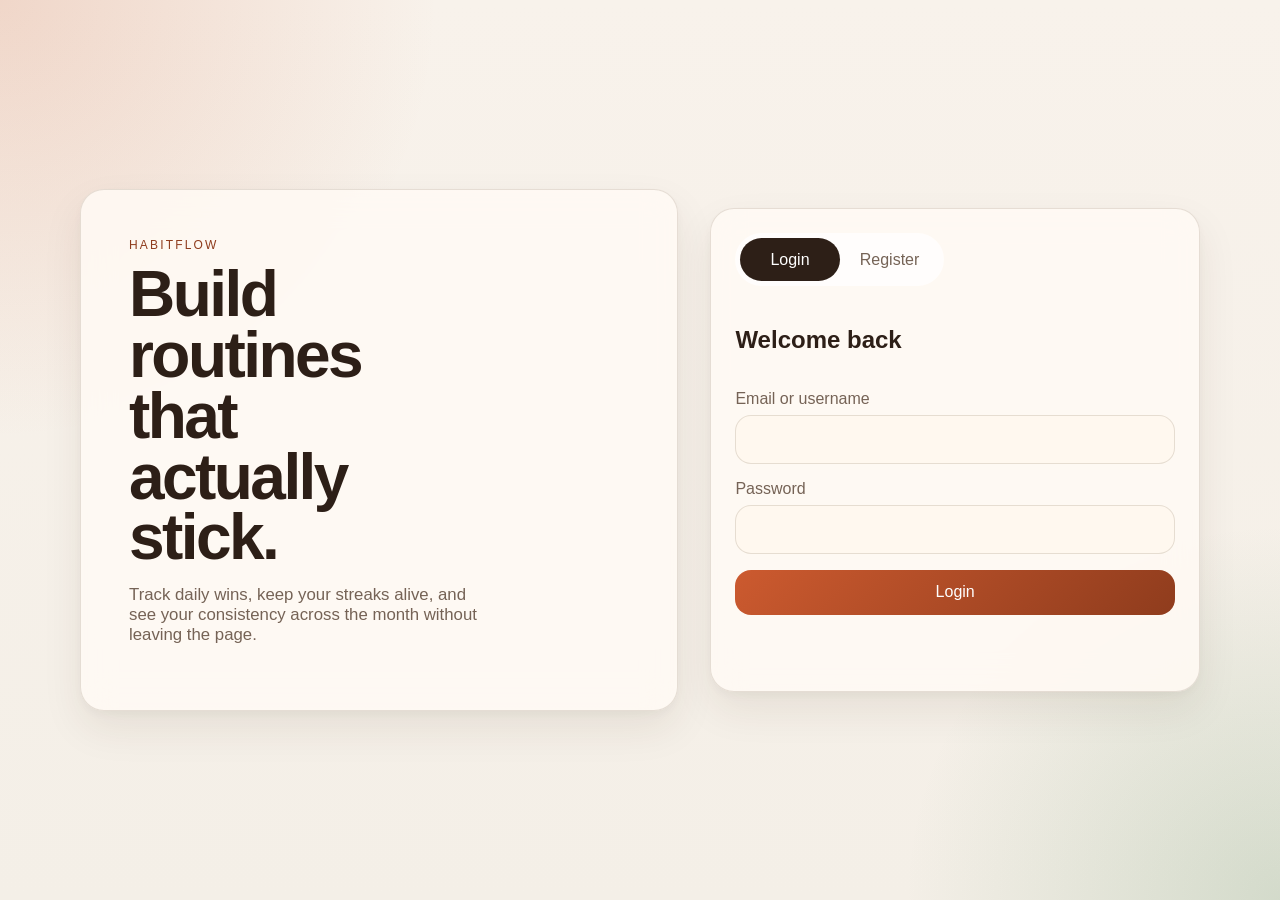
<file: public/index.html>
<!DOCTYPE html>
<html lang="en">
<head>
    <meta charset="UTF-8">
    <meta name="viewport" content="width=device-width, initial-scale=1.0">
    <title>HabitFlow | Sign In</title>
    <link rel="stylesheet" href="../assets/css/styles.css">
</head>
<body class="auth-shell">
    <main class="auth-layout">
        <section class="hero-panel">
            <p class="eyebrow">HabitFlow</p>
            <h1>Build routines that actually stick.</h1>
            <p class="hero-copy">Track daily wins, keep your streaks alive, and see your consistency across the month without leaving the page.</p>
        </section>

        <section class="card auth-card">
            <div class="segmented-control" id="authTabs">
                <button class="tab-button active" data-tab="login">Login</button>
                <button class="tab-button" data-tab="register">Register</button>
            </div>

            <form id="loginForm" class="auth-form">
                <h2>Welcome back</h2>
                <label>
                    <span>Email or username</span>
                    <input type="text" name="identifier" required>
                </label>
                <label>
                    <span>Password</span>
                    <input type="password" name="password" required>
                </label>
                <button type="submit" class="primary-button">Login</button>
            </form>

            <form id="registerForm" class="auth-form hidden">
                <h2>Create account</h2>
                <label>
                    <span>Username</span>
                    <input type="text" name="username" required>
                </label>
                <label>
                    <span>Email</span>
                    <input type="email" name="email" required>
                </label>
                <label>
                    <span>Password</span>
                    <input type="password" name="password" minlength="8" required>
                </label>
                <button type="submit" class="primary-button">Register</button>
            </form>

            <p id="authMessage" class="status-message" aria-live="polite"></p>
        </section>
    </main>

    <script type="module" src="../assets/js/auth.js"></script>
</body>
</html>
</file>
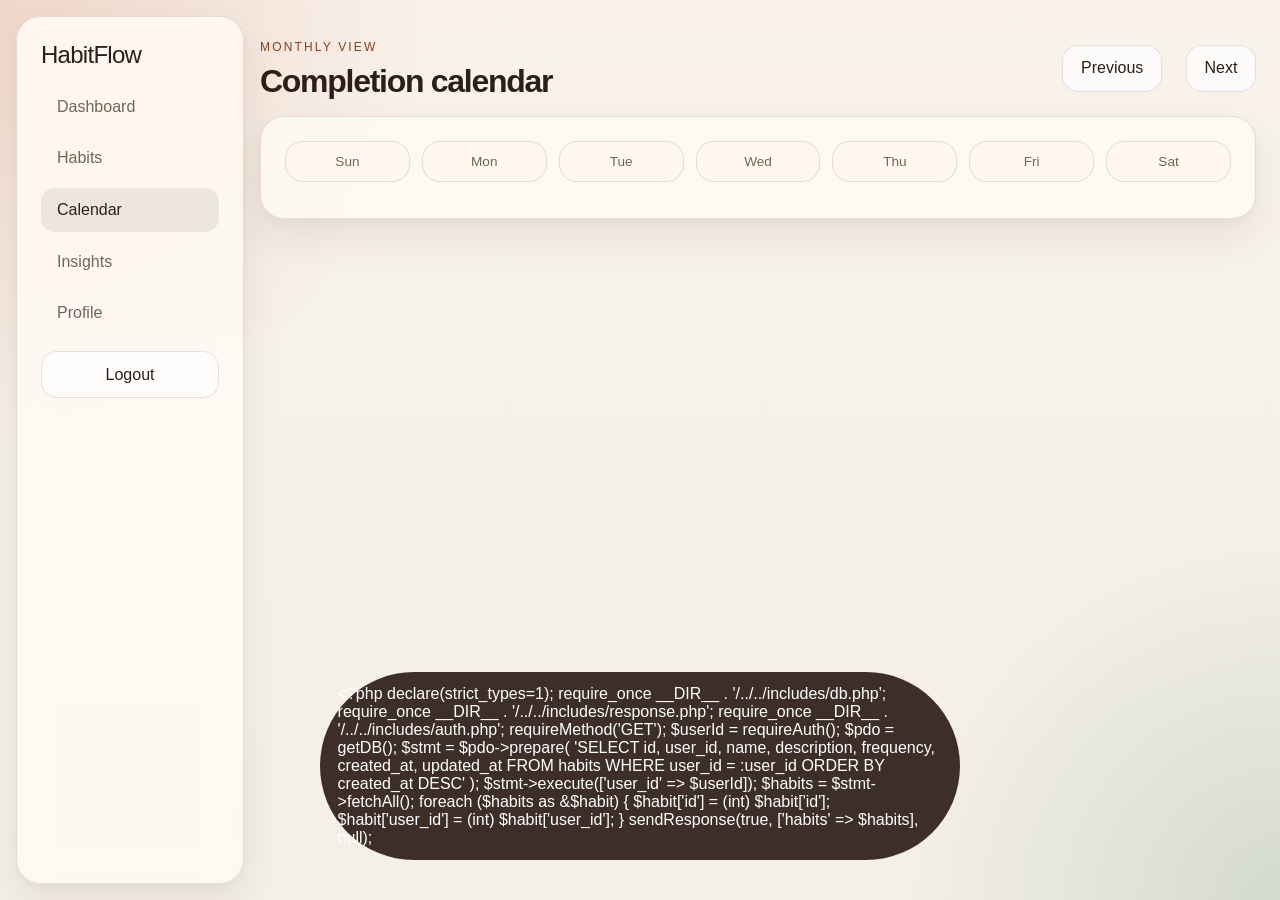
<file: public/calendar.html>
<!DOCTYPE html>
<html lang="en">
<head>
    <meta charset="UTF-8">
    <meta name="viewport" content="width=device-width, initial-scale=1.0">
    <title>HabitFlow | Calendar</title>
    <meta http-equiv="Cache-Control" content="no-cache, no-store, must-revalidate">
    <meta http-equiv="Pragma" content="no-cache">
    <meta http-equiv="Expires" content="0">
    <link rel="stylesheet" href="../assets/css/styles.css?v=5">
</head>
<body>
    <div class="app-shell">
        <aside class="sidebar">
            <a class="brand-mark" href="./dashboard.html">HabitFlow</a>
            <nav class="sidebar-nav">
                <a class="nav-link" href="./dashboard.html?v=5">Dashboard</a>
                <a class="nav-link" href="./habits.html?v=5">Habits</a>
                <a class="nav-link active" href="./calendar.html?v=5">Calendar</a>
                <a class="nav-link" href="./insights.html?v=5">Insights</a>
                <a class="nav-link" href="./profile.html?v=5">Profile</a>
            </nav>
            <button id="logoutButton" class="ghost-button">Logout</button>
        </aside>

        <main class="main-content">
            <header class="page-header">
                <div>
                    <p class="eyebrow">Monthly View</p>
                    <h1>Completion calendar</h1>
                </div>
                <div class="calendar-controls">
                    <button id="previousMonth" class="ghost-button">Previous</button>
                    <strong id="calendarTitle"></strong>
                    <button id="nextMonth" class="ghost-button">Next</button>
                </div>
            </header>

            <section class="card">
                <div class="calendar-grid weekday-row" id="weekdayRow"></div>
                <div class="calendar-grid" id="calendarGrid"></div>
            </section>
        </main>
    </div>

    <dialog id="dayDialog" class="modal">
        <div class="modal-card day-modal">
            <div class="section-heading">
                <div>
                    <h2 id="dayDialogTitle">Day Details</h2>
                    <p id="dayDialogSubtitle">View and update habits for this day.</p>
                </div>
                <button type="button" id="closeDayDialog" class="ghost-button">Close</button>
            </div>
            <div id="dayHabitList" class="habit-list"></div>
        </div>
    </dialog>

    <p id="calendarMessage" class="toast" aria-live="polite"></p>

    <script type="module" src="../assets/js/calendar.js?v=5"></script>
</body>
</html>
</file>
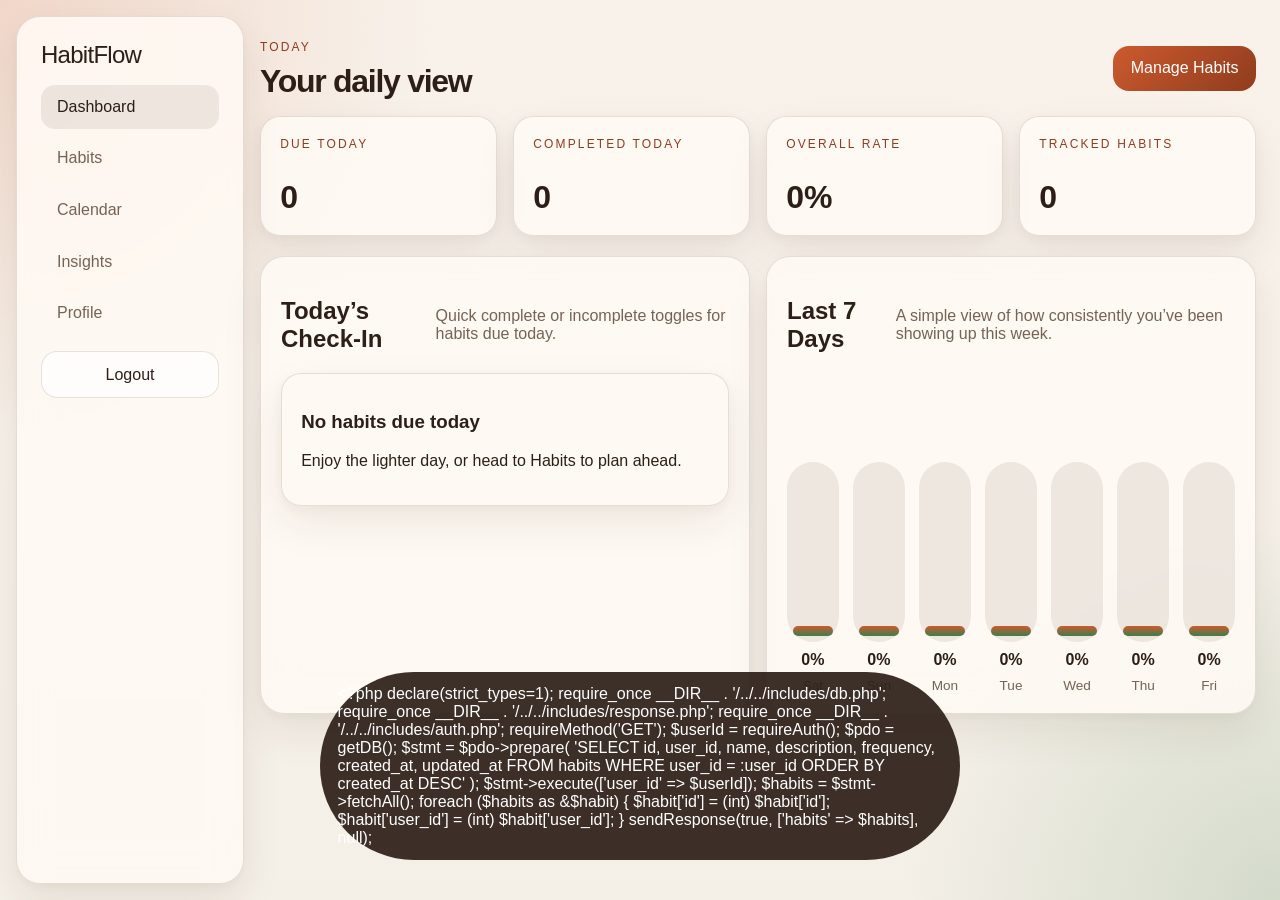
<file: public/dashboard.html>
<!DOCTYPE html>
<html lang="en">
<head>
    <meta charset="UTF-8">
    <meta name="viewport" content="width=device-width, initial-scale=1.0">
    <title>HabitFlow | Dashboard</title>
    <meta http-equiv="Cache-Control" content="no-cache, no-store, must-revalidate">
    <meta http-equiv="Pragma" content="no-cache">
    <meta http-equiv="Expires" content="0">
    <link rel="stylesheet" href="../assets/css/styles.css?v=5">
</head>
<body>
    <div class="app-shell">
        <aside class="sidebar">
            <a class="brand-mark" href="./dashboard.html">HabitFlow</a>
            <nav class="sidebar-nav">
                <a class="nav-link active" href="./dashboard.html?v=5">Dashboard</a>
                <a class="nav-link" href="./habits.html?v=5">Habits</a>
                <a class="nav-link" href="./calendar.html?v=5">Calendar</a>
                <a class="nav-link" href="./insights.html?v=5">Insights</a>
                <a class="nav-link" href="./profile.html?v=5">Profile</a>
            </nav>
            <button id="logoutButton" class="ghost-button">Logout</button>
        </aside>

        <main class="main-content">
            <header class="page-header">
                <div>
                    <p class="eyebrow">Today</p>
                    <h1>Your daily view</h1>
                </div>
                <a class="primary-button" href="./habits.html?v=5">Manage Habits</a>
            </header>

            <section class="stats-grid" id="statsGrid"></section>

            <section class="insight-grid">
                <article class="card insight-card">
                    <div class="section-heading">
                        <h2>Today’s Check-In</h2>
                        <p>Quick complete or incomplete toggles for habits due today.</p>
                    </div>
                    <div id="todayHabitList" class="habit-list"></div>
                </article>

                <article class="card insight-card">
                    <div class="section-heading">
                        <h2>Last 7 Days</h2>
                        <p>A simple view of how consistently you’ve been showing up this week.</p>
                    </div>
                    <div id="dashboardGraph" class="chart-card"></div>
                </article>
            </section>
        </main>
    </div>

    <p id="dashboardMessage" class="toast" aria-live="polite"></p>

    <script type="module" src="../assets/js/dashboard.js?v=5"></script>
</body>
</html>
</file>
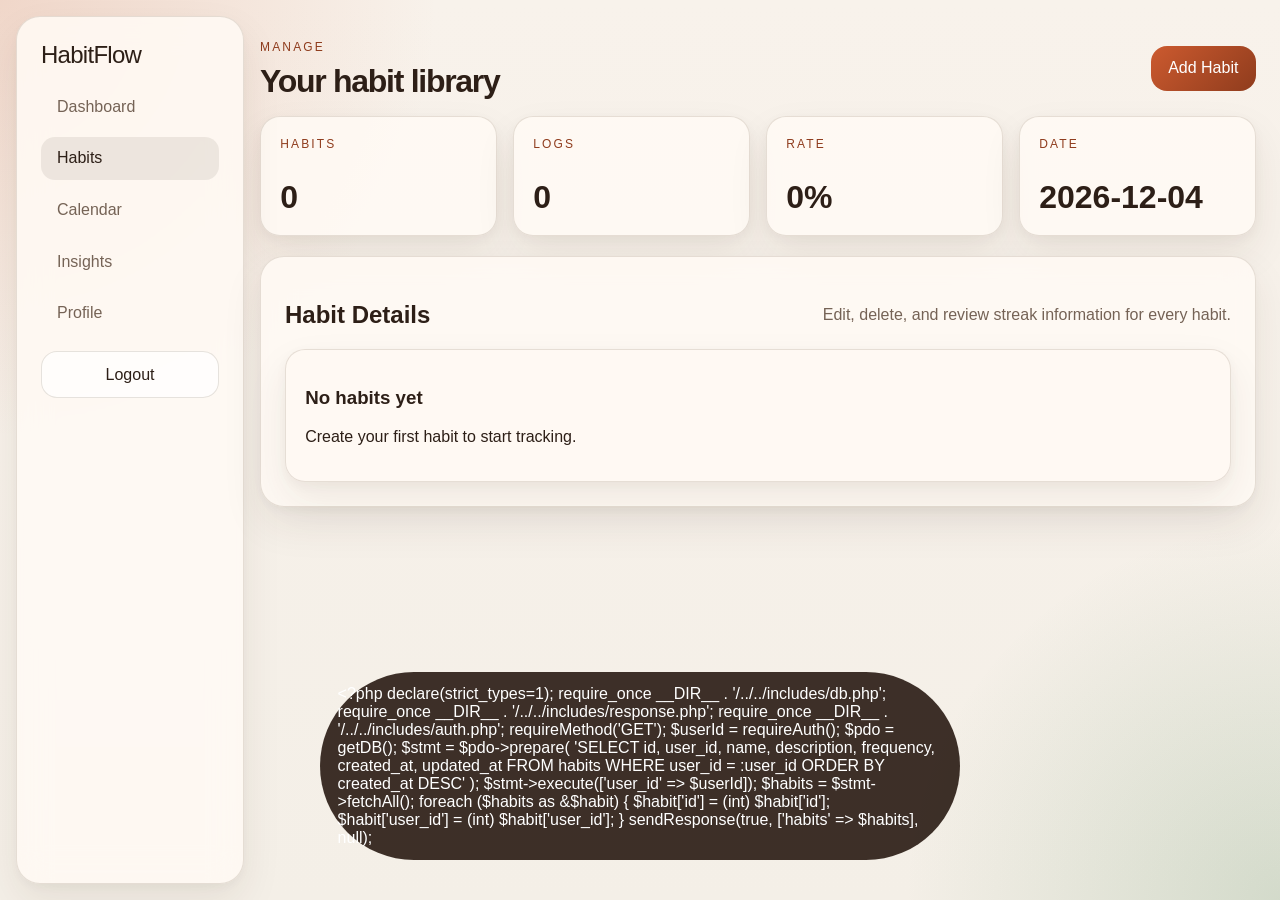
<file: public/habits.html>
<!DOCTYPE html>
<html lang="en">
<head>
    <meta charset="UTF-8">
    <meta name="viewport" content="width=device-width, initial-scale=1.0">
    <title>HabitFlow | Habits</title>
    <meta http-equiv="Cache-Control" content="no-cache, no-store, must-revalidate">
    <meta http-equiv="Pragma" content="no-cache">
    <meta http-equiv="Expires" content="0">
    <link rel="stylesheet" href="../assets/css/styles.css?v=5">
</head>
<body>
    <div class="app-shell">
        <aside class="sidebar">
            <a class="brand-mark" href="./dashboard.html">HabitFlow</a>
            <nav class="sidebar-nav">
                <a class="nav-link" href="./dashboard.html?v=5">Dashboard</a>
                <a class="nav-link active" href="./habits.html?v=5">Habits</a>
                <a class="nav-link" href="./calendar.html?v=5">Calendar</a>
                <a class="nav-link" href="./insights.html?v=5">Insights</a>
                <a class="nav-link" href="./profile.html?v=5">Profile</a>
            </nav>
            <button id="logoutButton" class="ghost-button">Logout</button>
        </aside>

        <main class="main-content">
            <header class="page-header">
                <div>
                    <p class="eyebrow">Manage</p>
                    <h1>Your habit library</h1>
                </div>
                <button id="openHabitModal" class="primary-button">Add Habit</button>
            </header>

            <section class="stats-grid" id="statsGrid"></section>

            <section class="card">
                <div class="section-heading">
                    <h2>Habit Details</h2>
                    <p>Edit, delete, and review streak information for every habit.</p>
                </div>
                <div id="habitList" class="habit-list"></div>
            </section>
        </main>
    </div>

    <dialog id="habitDialog" class="modal">
        <form method="dialog" class="modal-card" id="habitForm">
            <div class="section-heading">
                <h2 id="habitFormTitle">Create Habit</h2>
                <p>Define the routine you want to track.</p>
            </div>
            <input type="hidden" name="id">
            <label>
                <span>Name</span>
                <input type="text" name="name" required>
            </label>
            <label>
                <span>Description</span>
                <textarea name="description" rows="3"></textarea>
            </label>
            <label>
                <span>Frequency</span>
                <select name="frequency">
                    <option value="daily">Daily</option>
                    <option value="weekly">Weekly</option>
                    <option value="monthly">Monthly</option>
                </select>
            </label>
            <div class="modal-actions">
                <button type="button" id="cancelHabitDialog" class="ghost-button">Cancel</button>
                <button type="submit" class="primary-button">Save Habit</button>
            </div>
        </form>
    </dialog>

    <p id="habitsMessage" class="toast" aria-live="polite"></p>

    <script type="module" src="../assets/js/habits.js?v=5"></script>
</body>
</html>
</file>
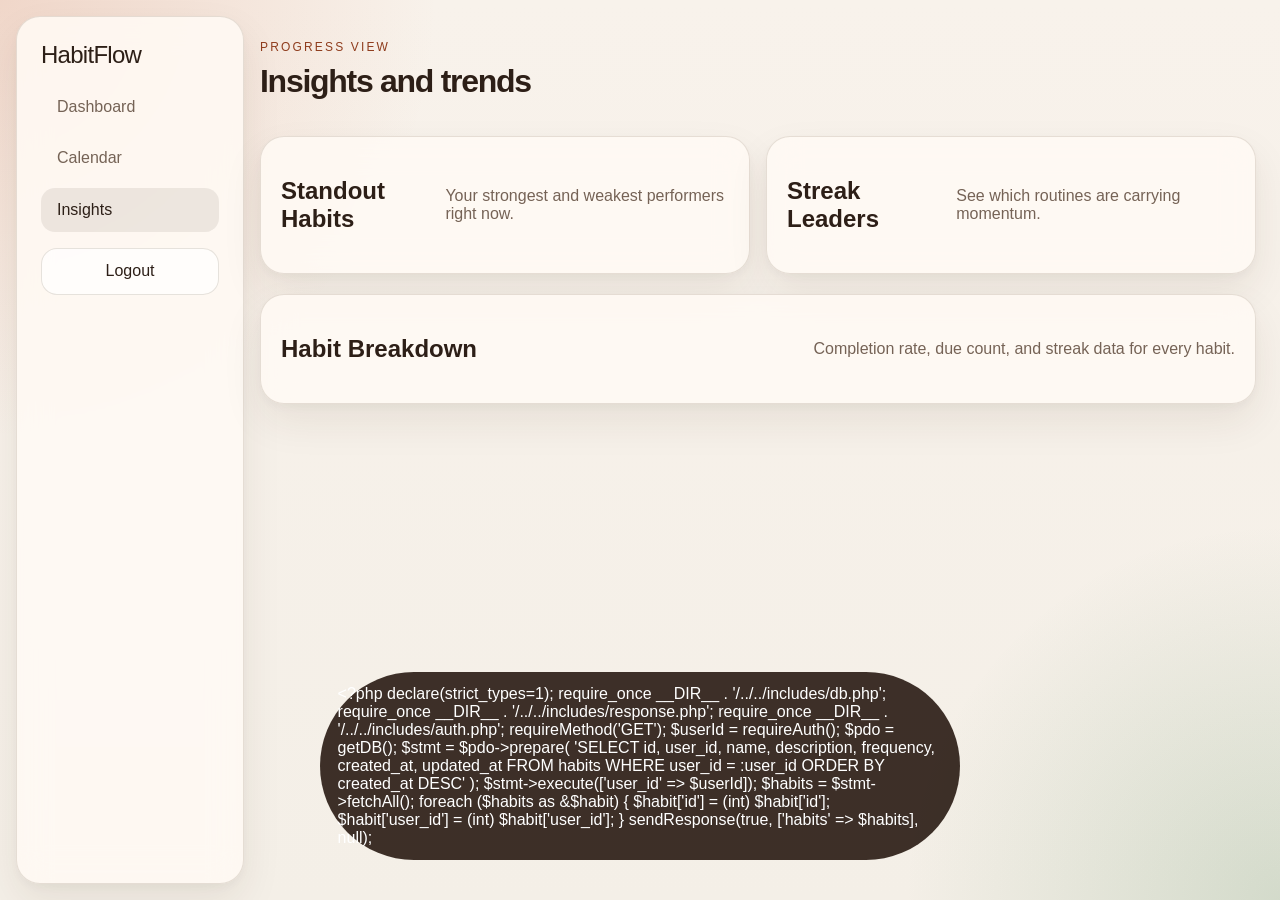
<file: public/insights.html>
<!DOCTYPE html>
<html lang="en">
<head>
    <meta charset="UTF-8">
    <meta name="viewport" content="width=device-width, initial-scale=1.0">
    <title>HabitFlow | Insights</title>
    <link rel="stylesheet" href="../assets/css/styles.css">
</head>
<body>
    <div class="app-shell">
        <aside class="sidebar">
            <a class="brand-mark" href="./dashboard.html">HabitFlow</a>
            <nav class="sidebar-nav">
                <a class="nav-link" href="./dashboard.html">Dashboard</a>
                <a class="nav-link" href="./calendar.html">Calendar</a>
                <a class="nav-link active" href="./insights.html">Insights</a>
            </nav>
            <button id="logoutButton" class="ghost-button">Logout</button>
        </aside>

        <main class="main-content">
            <header class="page-header">
                <div>
                    <p class="eyebrow">Progress View</p>
                    <h1>Insights and trends</h1>
                </div>
            </header>

            <section class="stats-grid" id="insightSummary"></section>

            <section class="insight-grid">
                <article class="card insight-card">
                    <div class="section-heading">
                        <h2>Standout Habits</h2>
                        <p>Your strongest and weakest performers right now.</p>
                    </div>
                    <div id="highlightCards" class="insight-stack"></div>
                </article>

                <article class="card insight-card">
                    <div class="section-heading">
                        <h2>Streak Leaders</h2>
                        <p>See which routines are carrying momentum.</p>
                    </div>
                    <div id="streakLeaders" class="insight-list"></div>
                </article>
            </section>

            <section class="card insight-card">
                <div class="section-heading">
                    <h2>Habit Breakdown</h2>
                    <p>Completion rate, due count, and streak data for every habit.</p>
                </div>
                <div id="habitInsightList" class="insight-list"></div>
            </section>
        </main>
    </div>

    <p id="insightsMessage" class="toast" aria-live="polite"></p>

    <script type="module" src="../assets/js/insights.js"></script>
</body>
</html>
</file>
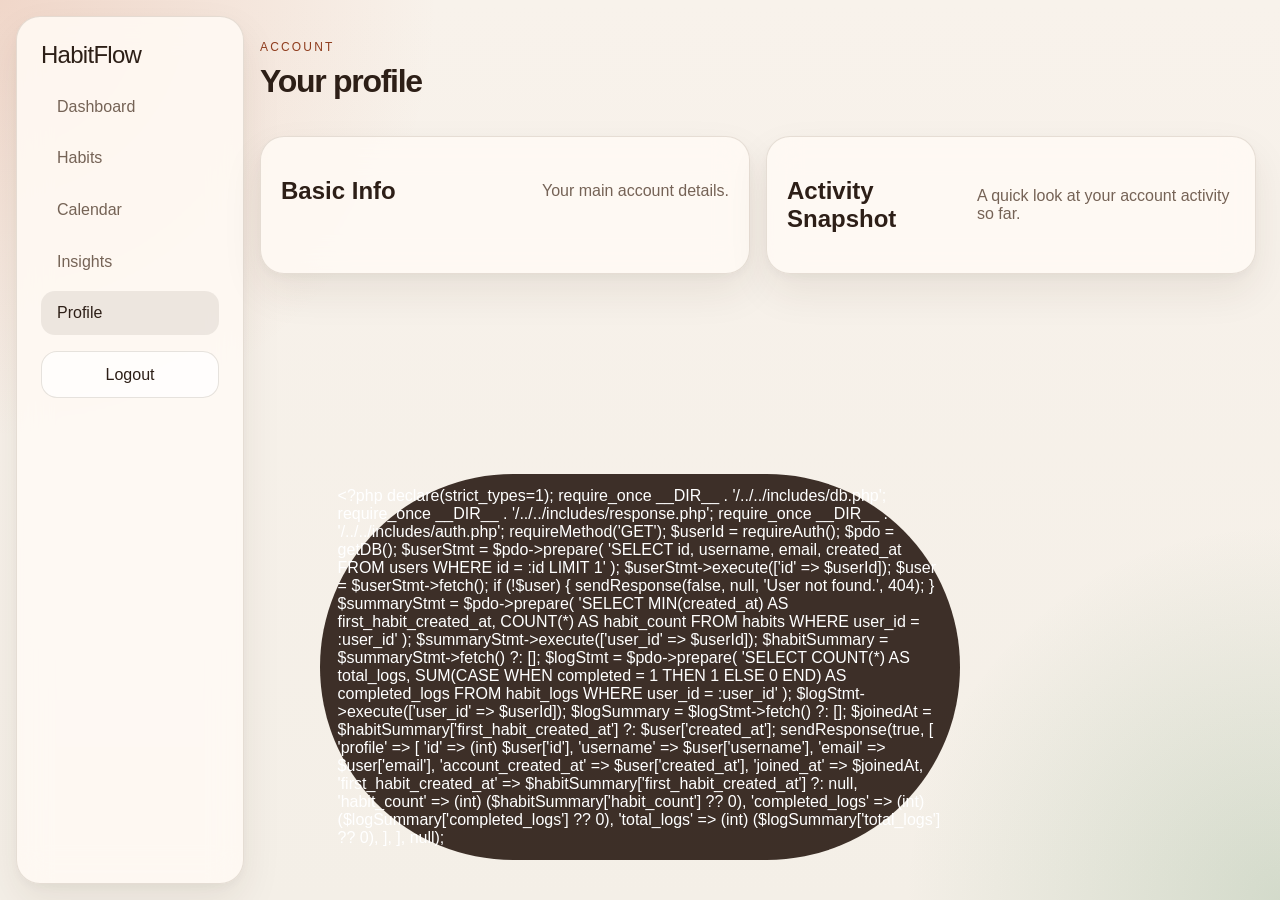
<file: public/profile.html>
<!DOCTYPE html>
<html lang="en">
<head>
    <meta charset="UTF-8">
    <meta name="viewport" content="width=device-width, initial-scale=1.0">
    <title>HabitFlow | Profile</title>
    <meta http-equiv="Cache-Control" content="no-cache, no-store, must-revalidate">
    <meta http-equiv="Pragma" content="no-cache">
    <meta http-equiv="Expires" content="0">
    <link rel="stylesheet" href="../assets/css/styles.css?v=5">
</head>
<body>
    <div class="app-shell">
        <aside class="sidebar">
            <a class="brand-mark" href="./dashboard.html">HabitFlow</a>
            <nav class="sidebar-nav">
                <a class="nav-link" href="./dashboard.html?v=5">Dashboard</a>
                <a class="nav-link" href="./habits.html?v=5">Habits</a>
                <a class="nav-link" href="./calendar.html?v=5">Calendar</a>
                <a class="nav-link" href="./insights.html?v=5">Insights</a>
                <a class="nav-link active" href="./profile.html?v=5">Profile</a>
            </nav>
            <button id="logoutButton" class="ghost-button">Logout</button>
        </aside>

        <main class="main-content">
            <header class="page-header">
                <div>
                    <p class="eyebrow">Account</p>
                    <h1>Your profile</h1>
                </div>
            </header>

            <section class="stats-grid" id="profileSummary"></section>

            <section class="insight-grid">
                <article class="card insight-card">
                    <div class="section-heading">
                        <h2>Basic Info</h2>
                        <p>Your main account details.</p>
                    </div>
                    <div id="profileInfo" class="insight-list"></div>
                </article>

                <article class="card insight-card">
                    <div class="section-heading">
                        <h2>Activity Snapshot</h2>
                        <p>A quick look at your account activity so far.</p>
                    </div>
                    <div id="profileActivity" class="insight-list"></div>
                </article>
            </section>
        </main>
    </div>

    <p id="profileMessage" class="toast" aria-live="polite"></p>

    <script type="module" src="../assets/js/profile.js?v=5"></script>
</body>
</html>
</file>
<file: assets/css/styles.css>
:root {
    --bg: #f4efe7;
    --surface: rgba(255, 250, 244, 0.88);
    --surface-strong: #fff8ef;
    --border: rgba(83, 56, 34, 0.14);
    --text: #2d1f17;
    --muted: #756356;
    --accent: #cc5a2f;
    --accent-dark: #8f3c1d;
    --accent-soft: #f6d1bf;
    --success: #3f7d4a;
    --shadow: 0 18px 40px rgba(59, 35, 17, 0.08), 0 4px 12px rgba(59, 35, 17, 0.04);
    --shadow-hover: 0 24px 48px rgba(59, 35, 17, 0.14), 0 8px 16px rgba(59, 35, 17, 0.06);
    --radius: 24px;
    --font-display: "Avenir Next", "Segoe UI", sans-serif;
    --font-body: "Trebuchet MS", "Segoe UI", sans-serif;
}

* {
    box-sizing: border-box;
}

body {
    margin: 0;
    min-height: 100vh;
    font-family: var(--font-body);
    color: var(--text);
    background:
        radial-gradient(circle at top left, rgba(204, 90, 47, 0.18), transparent 28%),
        radial-gradient(circle at bottom right, rgba(63, 125, 74, 0.18), transparent 24%),
        linear-gradient(180deg, #f8f2eb 0%, var(--bg) 100%);
}

a {
    color: inherit;
    text-decoration: none;
}

button,
input,
textarea,
select {
    font: inherit;
}

button {
    cursor: pointer;
    border: 0;
}

.auth-shell {
    display: grid;
    place-items: center;
    padding: 2rem;
}

.auth-layout {
    display: grid;
    grid-template-columns: 1.1fr 0.9fr;
    gap: 2rem;
    max-width: 1120px;
    width: 100%;
    align-items: stretch;
}

.hero-panel,
.card,
.sidebar,
.modal-card {
    backdrop-filter: blur(16px);
    background: var(--surface);
    border: 1px solid var(--border);
    border-radius: var(--radius);
    box-shadow: var(--shadow);
    transition: transform 0.3s cubic-bezier(0.16, 1, 0.3, 1), box-shadow 0.3s cubic-bezier(0.16, 1, 0.3, 1), border-color 0.3s ease;
}

.hero-panel:hover,
.card:hover,
.modal-card:hover {
    transform: translateY(-4px);
    box-shadow: var(--shadow-hover);
    border-color: rgba(83, 56, 34, 0.22);
}

.card {
    padding: 1.5rem;
}

.hero-panel {
    padding: 3rem;
    display: flex;
    flex-direction: column;
    justify-content: end;
    min-height: 520px;
}

.hero-panel h1,
.page-header h1 {
    font-family: var(--font-display);
    margin: 0;
    line-height: 0.95;
    letter-spacing: -0.04em;
}

.hero-panel h1 {
    font-size: clamp(3rem, 5vw, 5.6rem);
    max-width: 8ch;
}

.hero-copy {
    max-width: 38ch;
    color: var(--muted);
    font-size: 1.05rem;
}

.eyebrow {
    margin: 0 0 0.75rem;
    text-transform: uppercase;
    letter-spacing: 0.18em;
    color: var(--accent-dark);
    font-size: 0.75rem;
}

.auth-card {
    padding: 1.5rem;
    align-self: center;
}

.segmented-control {
    display: inline-grid;
    grid-template-columns: 1fr 1fr;
    background: rgba(255, 255, 255, 0.7);
    border-radius: 999px;
    padding: 0.3rem;
    margin-bottom: 1.25rem;
}

.tab-button {
    padding: 0.8rem 1.25rem;
    border-radius: 999px;
    background: transparent;
    color: var(--muted);
}

.tab-button.active {
    background: var(--text);
    color: #fff;
}

.auth-form,
.modal-card {
    display: grid;
    gap: 1rem;
}

.hidden {
    display: none;
}

label {
    display: grid;
    gap: 0.45rem;
}

label span,
.section-heading p {
    color: var(--muted);
}

input,
textarea,
select {
    width: 100%;
    border-radius: 16px;
    border: 1px solid var(--border);
    background: var(--surface-strong);
    padding: 0.9rem 1rem;
    color: var(--text);
}

.primary-button,
.ghost-button,
.toggle-button {
    padding: 0.85rem 1.1rem;
    border-radius: 16px;
    transition: transform 140ms ease, background 140ms ease, color 140ms ease;
}

.primary-button {
    background: linear-gradient(135deg, var(--accent), var(--accent-dark));
    color: #fff;
}

.ghost-button {
    background: rgba(255, 255, 255, 0.7);
    color: var(--text);
    border: 1px solid var(--border);
}

.toggle-button {
    background: rgba(204, 90, 47, 0.08);
    color: var(--accent-dark);
}

.toggle-button.completed {
    background: rgba(63, 125, 74, 0.14);
    color: var(--success);
}

.primary-button:hover,
.ghost-button:hover,
.toggle-button:hover {
    transform: translateY(-1px);
}

button:disabled {
    cursor: not-allowed;
    opacity: 0.55;
    transform: none;
}

.status-message,
.toast {
    min-height: 1.25rem;
    color: var(--accent-dark);
}

.toast {
    position: fixed;
    left: 50%;
    bottom: 1.5rem;
    transform: translateX(-50%);
    background: rgba(45, 31, 23, 0.92);
    color: #fff;
    padding: 0.8rem 1.1rem;
    border-radius: 999px;
}

.app-shell {
    display: grid;
    grid-template-columns: 260px 1fr;
    min-height: 100vh;
}

.sidebar {
    margin: 1rem;
    padding: 1.5rem;
    display: flex;
    flex-direction: column;
    gap: 1rem;
}

.brand-mark {
    font-family: var(--font-display);
    font-size: 1.5rem;
    letter-spacing: -0.03em;
}

.sidebar-nav {
    display: grid;
    gap: 0.5rem;
}

.nav-link {
    padding: 0.8rem 1rem;
    border-radius: 14px;
    color: var(--muted);
}

.nav-link.active {
    background: rgba(45, 31, 23, 0.08);
    color: var(--text);
}

.main-content {
    padding: 1.5rem 1.5rem 2rem 0;
    display: grid;
    gap: 1.25rem;
    align-content: start;
}

.page-header,
.section-heading,
.habit-card,
.stat-card {
    display: flex;
    justify-content: space-between;
    gap: 1rem;
    align-items: center;
}

.page-header {
    padding-top: 1rem;
}

.stats-grid {
    display: grid;
    grid-template-columns: repeat(auto-fit, minmax(180px, 1fr));
    gap: 1rem;
}

.insight-grid {
    display: grid;
    grid-template-columns: repeat(auto-fit, minmax(280px, 1fr));
    gap: 1rem;
}

.stat-card,
.habit-card {
    padding: 1.2rem;
    border-radius: 20px;
    background: var(--surface);
    border: 1px solid var(--border);
    box-shadow: var(--shadow);
    transition: transform 0.3s cubic-bezier(0.16, 1, 0.3, 1), box-shadow 0.3s cubic-bezier(0.16, 1, 0.3, 1), border-color 0.3s ease;
}

.stat-card:hover,
.habit-card:hover {
    transform: translateY(-4px);
    box-shadow: var(--shadow-hover);
    border-color: rgba(83, 56, 34, 0.22);
}

.stat-card {
    display: grid;
}

.stat-card strong {
    font-size: 2rem;
}

.habit-list {
    display: grid;
    gap: 1rem;
}

.habit-card-compact {
    align-items: center;
}

.insight-card {
    padding: 1.25rem;
}

.insight-stack,
.insight-list {
    display: grid;
    gap: 1rem;
}

.insight-row {
    display: flex;
    justify-content: space-between;
    gap: 1rem;
    align-items: center;
    padding: 1rem 1.1rem;
    border-radius: 18px;
    background: var(--surface-strong);
    border: 1px solid var(--border);
}

.insight-copy {
    flex: 1;
}

.insight-copy h3,
.insight-row h3 {
    margin: 0 0 0.25rem;
}

.insight-copy p,
.insight-row p {
    margin: 0;
    color: var(--muted);
}

.insight-metrics {
    display: grid;
    gap: 0.3rem;
    text-align: right;
    white-space: nowrap;
}

.insight-metrics-wide {
    min-width: 170px;
}

.progress-track {
    margin-top: 0.8rem;
    height: 10px;
    border-radius: 999px;
    background: rgba(45, 31, 23, 0.08);
    overflow: hidden;
}

.progress-fill {
    height: 100%;
    border-radius: inherit;
    background: linear-gradient(135deg, var(--success), #86b990);
}

.chart-card {
    min-height: 320px;
    display: grid;
    align-items: end;
}

.chart-bars {
    min-height: 260px;
    display: grid;
    grid-template-columns: repeat(7, minmax(0, 1fr));
    gap: 0.9rem;
    align-items: end;
}

.chart-bar-group {
    display: grid;
    gap: 0.55rem;
    justify-items: center;
}

.chart-bar-track {
    width: 100%;
    max-width: 56px;
    height: 180px;
    display: flex;
    align-items: end;
    padding: 0.35rem;
    border-radius: 999px;
    background: rgba(45, 31, 23, 0.08);
}

.chart-bar-fill {
    width: 100%;
    border-radius: 999px;
    background: linear-gradient(180deg, var(--accent), var(--success));
}

.chart-bar-group span {
    color: var(--muted);
    font-size: 0.85rem;
}

.habit-card {
    align-items: flex-start;
}

.habit-actions {
    display: flex;
    flex-wrap: wrap;
    gap: 0.65rem;
    justify-content: end;
}

.pill {
    display: inline-flex;
    align-items: center;
    padding: 0.35rem 0.7rem;
    border-radius: 999px;
    background: var(--accent-soft);
    color: var(--accent-dark);
    font-size: 0.85rem;
}

.modal {
    border: 0;
    padding: 0;
    background: transparent;
}

.modal::backdrop {
    background: rgba(45, 31, 23, 0.38);
}

.modal-card {
    width: min(92vw, 520px);
    padding: 1.4rem;
}

.day-modal {
    width: min(92vw, 720px);
    max-height: min(80vh, 760px);
    overflow: auto;
}

.modal-actions,
.calendar-controls {
    display: flex;
    align-items: center;
    gap: 0.75rem;
}

.calendar-grid {
    display: grid;
    grid-template-columns: repeat(7, minmax(0, 1fr));
    gap: 0.75rem;
}

.weekday-row {
    margin-bottom: 0.75rem;
}

.weekday-cell,
.calendar-cell {
    border-radius: 18px;
    background: var(--surface-strong);
    border: 1px solid var(--border);
}

.weekday-cell {
    text-align: center;
    padding: 0.75rem;
    color: var(--muted);
    font-size: 0.85rem;
}

.calendar-cell {
    min-height: 120px;
    padding: 0.75rem;
    display: grid;
    align-content: start;
    gap: 0.45rem;
    cursor: pointer;
    transition: transform 0.2s cubic-bezier(0.16, 1, 0.3, 1), box-shadow 0.2s cubic-bezier(0.16, 1, 0.3, 1), border-color 0.2s ease;
}

.calendar-cell:not(.muted):hover {
    transform: scale(1.05) translateY(-2px);
    box-shadow: var(--shadow-hover);
    border-color: rgba(83, 56, 34, 0.22);
    z-index: 2;
    position: relative;
}

.calendar-cell.muted {
    opacity: 0.45;
    cursor: default;
}

.calendar-cell.today {
    outline: 2px solid var(--accent);
}

.calendar-dot-list {
    display: flex;
    flex-wrap: wrap;
    gap: 0.35rem;
}

.calendar-dot {
    width: 12px;
    height: 12px;
    border-radius: 999px;
    background: rgba(117, 99, 86, 0.25);
}

.calendar-dot.completed {
    background: var(--success);
}

@media (max-width: 920px) {
    .auth-layout,
    .app-shell {
        grid-template-columns: 1fr;
    }

    .main-content {
        padding: 0 1rem 2rem;
    }

    .sidebar {
        margin: 1rem 1rem 0;
    }
}

@media (max-width: 640px) {
    .hero-panel {
        min-height: auto;
        padding: 2rem;
    }

    .calendar-grid {
        gap: 0.45rem;
    }

    .calendar-cell {
        min-height: 92px;
        padding: 0.6rem;
    }

    .chart-bars {
        gap: 0.55rem;
    }

    .insight-row {
        flex-direction: column;
        align-items: flex-start;
    }

    .insight-metrics {
        text-align: left;
        white-space: normal;
    }
}
</file>
